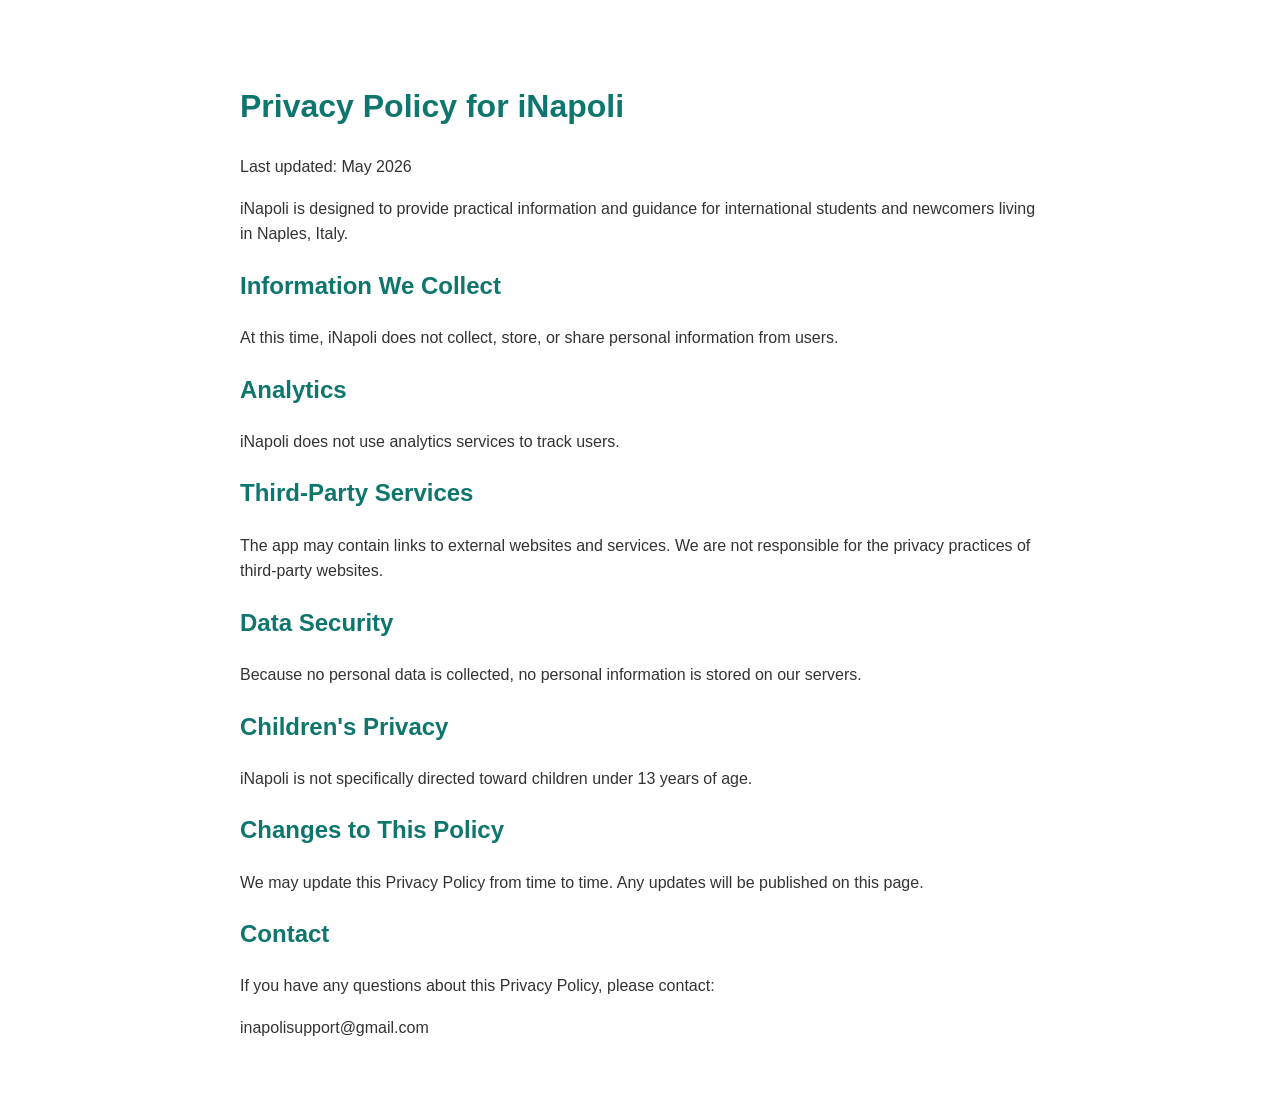
<file: privacy.html>
<!DOCTYPE html>

<html lang="en">
<head>
<meta charset="UTF-8">
<meta name="viewport" content="width=device-width, initial-scale=1.0">
<title>iNapoli Privacy Policy</title>
<style>
body{
font-family:Arial,sans-serif;
max-width:800px;
margin:40px auto;
padding:20px;
line-height:1.6;
color:#333;
}
h1,h2{
color:#0f766e;
}
</style>
</head>
<body>

<h1>Privacy Policy for iNapoli</h1>

<p>Last updated: May 2026</p>

<p>iNapoli is designed to provide practical information and guidance for international students and newcomers living in Naples, Italy.</p>

<h2>Information We Collect</h2>

<p>At this time, iNapoli does not collect, store, or share personal information from users.</p>

<h2>Analytics</h2>

<p>iNapoli does not use analytics services to track users.</p>

<h2>Third-Party Services</h2>

<p>The app may contain links to external websites and services. We are not responsible for the privacy practices of third-party websites.</p>

<h2>Data Security</h2>

<p>Because no personal data is collected, no personal information is stored on our servers.</p>

<h2>Children's Privacy</h2>

<p>iNapoli is not specifically directed toward children under 13 years of age.</p>

<h2>Changes to This Policy</h2>

<p>We may update this Privacy Policy from time to time. Any updates will be published on this page.</p>

<h2>Contact</h2>

<p>If you have any questions about this Privacy Policy, please contact:</p>

<p>inapolisupport@gmail.com</p>

</body>
</html>
</file>
